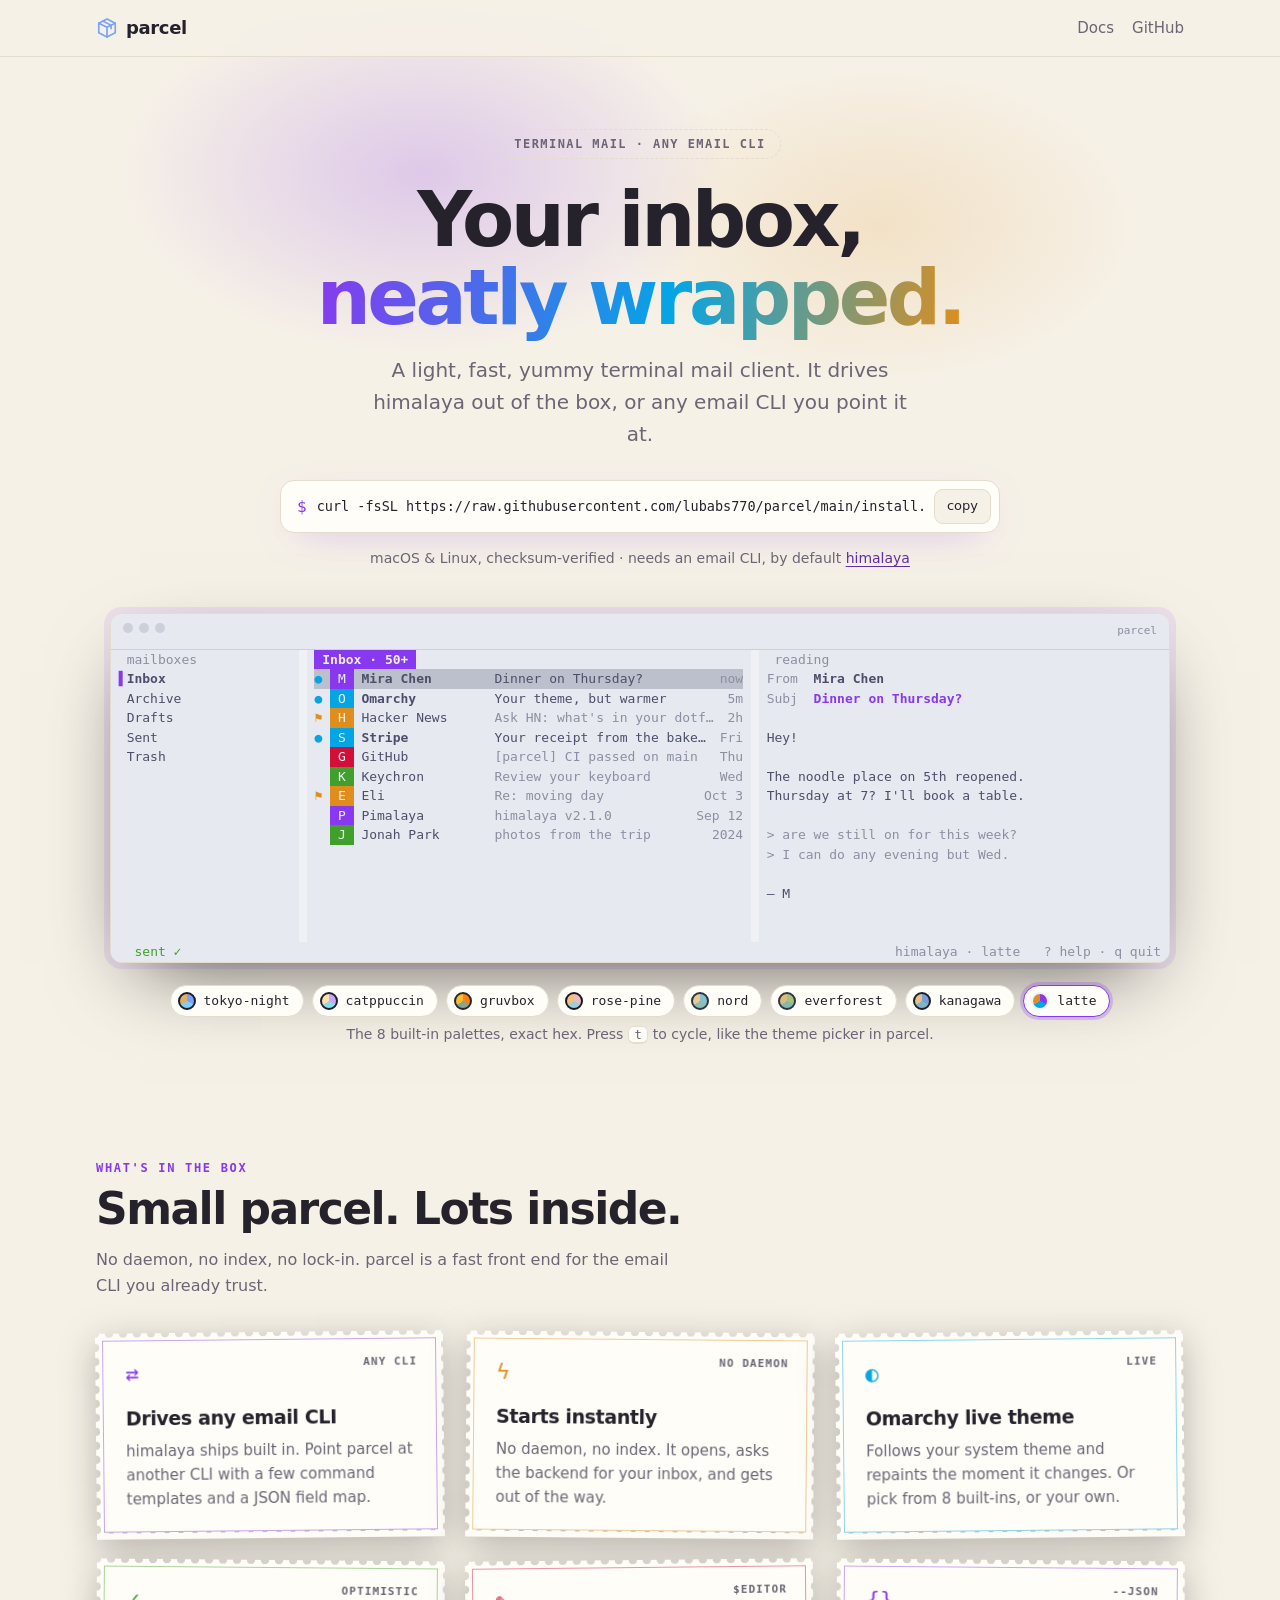
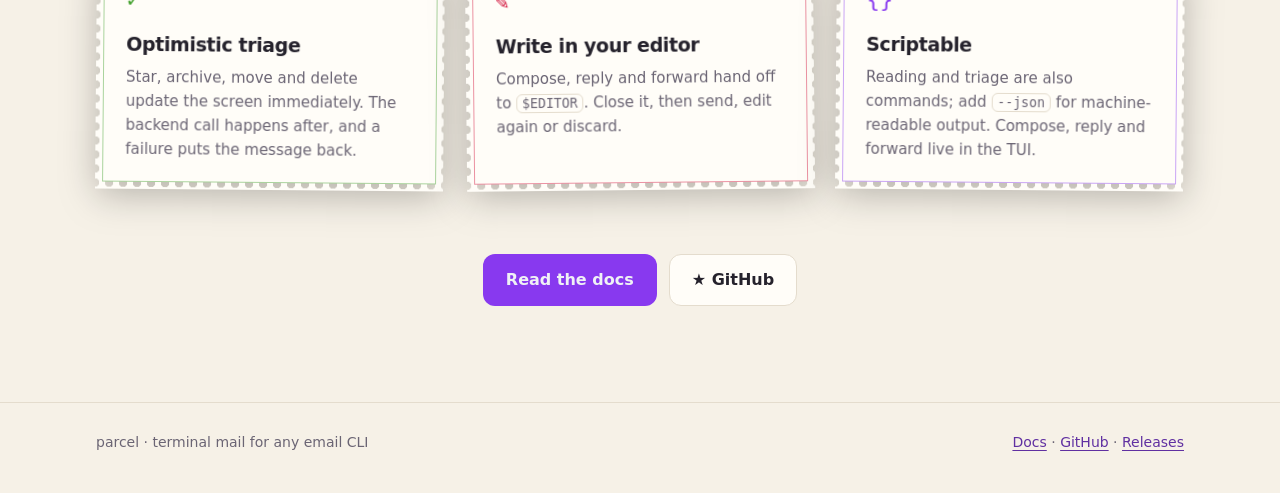
<file: site/index.html>
<!doctype html>
<html lang="en">
<head>
<meta charset="utf-8">
<meta name="viewport" content="width=device-width, initial-scale=1">
<title>parcel · terminal mail</title>
<meta name="description" content="A light, fast, yummy terminal mail client for any email CLI.">
<link rel="icon" href="favicon.svg" type="image/svg+xml">
<link rel="stylesheet" href="style.css">
</head>
<body>
<header class="top"><div class="wrap">
  <a class="brand" href="./"><img src="favicon.svg" alt="">parcel</a>
  <nav><a href="docs.html">Docs</a><a href="https://github.com/lubabs770/parcel">GitHub</a></nav>
</div></header>

<main class="wrap">
<section class="hero">
  <span class="tag">terminal mail · any email CLI</span>
  <h1>Your inbox, <em>neatly wrapped.</em></h1>
  <p class="lede">A light, fast, yummy terminal mail client. It drives himalaya out of the box, or any email CLI you point it at.</p>
  <div class="install">
    <span class="ps">$</span><code>curl -fsSL https://raw.githubusercontent.com/lubabs770/parcel/main/install.sh | sh</code>
    <button class="copy" type="button">copy</button>
  </div>
  <p class="needs">macOS &amp; Linux, checksum-verified · needs an email CLI, by default <a href="https://github.com/pimalaya/himalaya">himalaya</a></p>

  <div class="stage">
    <div class="term" role="img" aria-label="The parcel TUI: mailboxes, message list and reader side by side, with a status bar">
      <div class="chrome"><i></i><i></i><i></i><span>parcel</span></div>
      <div class="scroller">
        <div class="screen">
          <div class="pane mb">
            <span class="pt"> mailboxes </span>
            <div class="row"><b>▌</b><span class="cur">Inbox</span></div>
            <div class="row"> Archive</div>
            <div class="row"> Drafts</div>
            <div class="row"> Sent</div>
            <div class="row"> Trash</div>
          </div>
          <div class="pane ls focus">
            <span class="pt"> Inbox · 50+ </span>
            <div class="row new sel"><span class="mk u">●</span><span class="av c-accent">M</span><span class="fr">Mira Chen</span><span class="sj">Dinner on Thursday?</span><span class="dt">now</span></div>
            <div class="row new"><span class="mk u">●</span><span class="av c-unread">O</span><span class="fr">Omarchy</span><span class="sj">Your theme, but warmer</span><span class="dt">5m</span></div>
            <div class="row"><span class="mk f">⚑</span><span class="av c-flagged">H</span><span class="fr">Hacker News</span><span class="sj">Ask HN: what's in your dotfiles these days?</span><span class="dt">2h</span></div>
            <div class="row new"><span class="mk u">●</span><span class="av c-unread">S</span><span class="fr">Stripe</span><span class="sj">Your receipt from the bakery</span><span class="dt">Fri</span></div>
            <div class="row"><span class="mk"> </span><span class="av c-danger">G</span><span class="fr">GitHub</span><span class="sj">[parcel] CI passed on main</span><span class="dt">Thu</span></div>
            <div class="row"><span class="mk"> </span><span class="av c-ok">K</span><span class="fr">Keychron</span><span class="sj">Review your keyboard</span><span class="dt">Wed</span></div>
            <div class="row"><span class="mk f">⚑</span><span class="av c-flagged">E</span><span class="fr">Eli</span><span class="sj">Re: moving day</span><span class="dt">Oct 3</span></div>
            <div class="row"><span class="mk"> </span><span class="av c-accent">P</span><span class="fr">Pimalaya</span><span class="sj">himalaya v2.1.0</span><span class="dt">Sep 12</span></div>
            <div class="row"><span class="mk"> </span><span class="av c-ok">J</span><span class="fr">Jonah Park</span><span class="sj">photos from the trip</span><span class="dt">2024</span></div>
          </div>
          <div class="pane rd"><span class="pt"> reading </span><span class="k">From  </span><b>Mira Chen</b>
<span class="k">Subj  </span><span class="s">Dinner on Thursday?</span>

Hey!

The noodle place on 5th reopened.
Thursday at 7? I'll book a table.

<span class="q">&gt; are we still on for this week?</span>
<span class="q">&gt; I can do any evening but Wed.</span>

— M</div>
        </div>
        <div class="status"><span>   <span class="okm">sent ✓</span></span><span class="r">himalaya · <span id="tn">tokyo-night</span>   ? help · q quit </span></div>
      </div>
    </div>
    <div class="chips" role="group" aria-label="Theme">
      <button type="button" data-pick="tokyo-night" data-t="tokyo-night" aria-pressed="true"><i></i>tokyo-night</button>
      <button type="button" data-pick="catppuccin" data-t="catppuccin" aria-pressed="false"><i></i>catppuccin</button>
      <button type="button" data-pick="gruvbox" data-t="gruvbox" aria-pressed="false"><i></i>gruvbox</button>
      <button type="button" data-pick="rose-pine" data-t="rose-pine" aria-pressed="false"><i></i>rose-pine</button>
      <button type="button" data-pick="nord" data-t="nord" aria-pressed="false"><i></i>nord</button>
      <button type="button" data-pick="everforest" data-t="everforest" aria-pressed="false"><i></i>everforest</button>
      <button type="button" data-pick="kanagawa" data-t="kanagawa" aria-pressed="false"><i></i>kanagawa</button>
      <button type="button" data-pick="latte" data-t="latte" aria-pressed="false"><i></i>latte</button>
    </div>
    <p class="hint">The 8 built-in palettes, exact hex. Press <kbd>t</kbd> to cycle, like the theme picker in parcel.</p>
  </div>
</section>

<section class="section">
  <div class="eyebrow">What's in the box</div>
  <h2>Small parcel. Lots inside.</h2>
  <p class="intro">No daemon, no index, no lock-in. parcel is a fast front end for the email CLI you already trust.</p>
  <div class="stamps">
    <article class="stamp" style="--c:var(--accent)"><div><span class="ic">⇄</span><span class="val">ANY CLI</span>
      <h3>Drives any email CLI</h3><p>himalaya ships built in. Point parcel at another CLI with a few command templates and a JSON field map.</p></div></article>
    <article class="stamp" style="--c:var(--flagged)"><div><span class="ic">ϟ</span><span class="val">NO DAEMON</span>
      <h3>Starts instantly</h3><p>No daemon, no index. It opens, asks the backend for your inbox, and gets out of the way.</p></div></article>
    <article class="stamp" style="--c:var(--unread)"><div><span class="ic">◐</span><span class="val">LIVE</span>
      <h3>Omarchy live theme</h3><p>Follows your system theme and repaints the moment it changes. Or pick from 8 built-ins, or your own.</p></div></article>
    <article class="stamp" style="--c:var(--ok)"><div><span class="ic">✓</span><span class="val">OPTIMISTIC</span>
      <h3>Optimistic triage</h3><p>Star, archive, move and delete update the screen immediately. The backend call happens after, and a failure puts the message back.</p></div></article>
    <article class="stamp" style="--c:var(--danger)"><div><span class="ic">✎</span><span class="val">$EDITOR</span>
      <h3>Write in your editor</h3><p>Compose, reply and forward hand off to <code>$EDITOR</code>. Close it, then send, edit again or discard.</p></div></article>
    <article class="stamp" style="--c:var(--accent)"><div><span class="ic">{}</span><span class="val">--JSON</span>
      <h3>Scriptable</h3><p>Reading and triage are also commands; add <code>--json</code> for machine-readable output. Compose, reply and forward live in the TUI.</p></div></article>
  </div>
  <div class="cta">
    <a class="btn go" href="docs.html">Read the docs</a>
    <a class="btn" href="https://github.com/lubabs770/parcel">★ GitHub</a>
  </div>
</section>
</main>

<footer><div class="wrap"><span>parcel · terminal mail for any email CLI</span><span><a href="docs.html">Docs</a> · <a href="https://github.com/lubabs770/parcel">GitHub</a> · <a href="https://github.com/lubabs770/parcel/releases">Releases</a></span></div></footer>
<script src="app.js"></script>
</body>
</html>
</file>
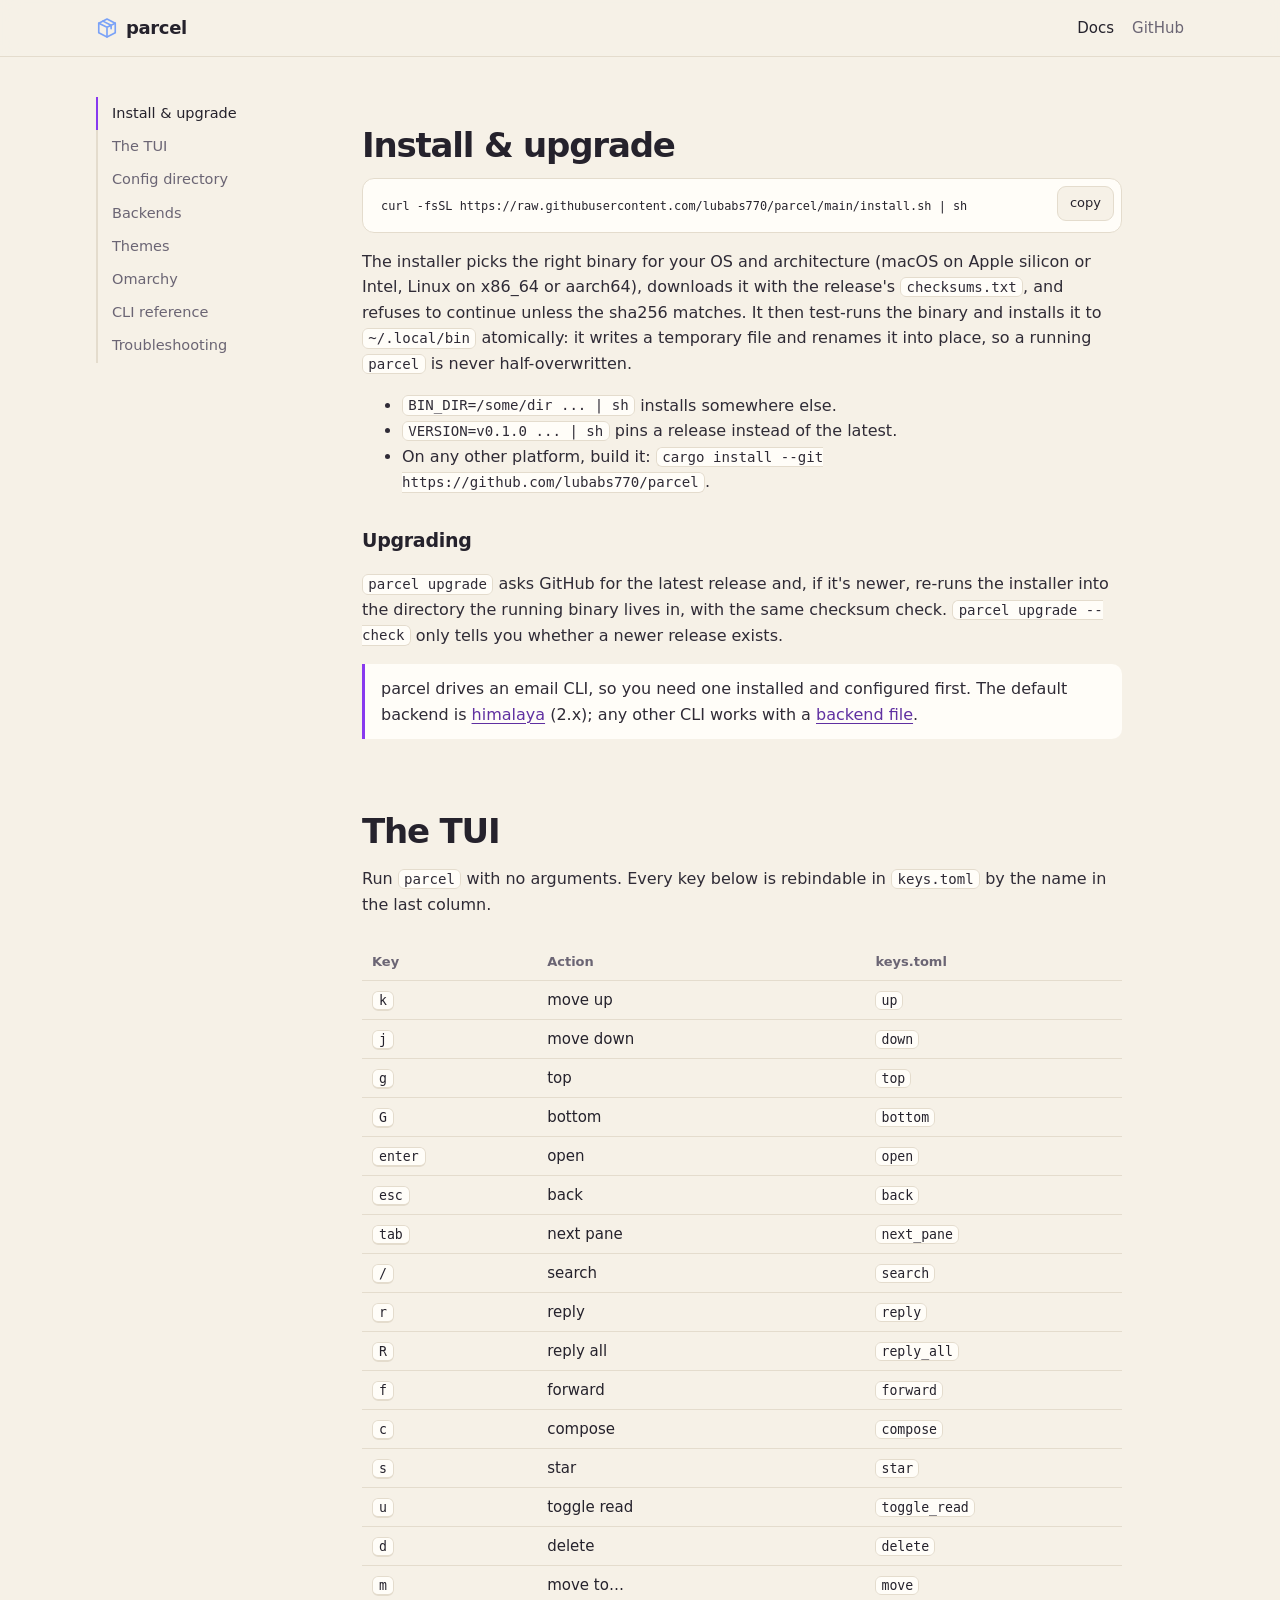
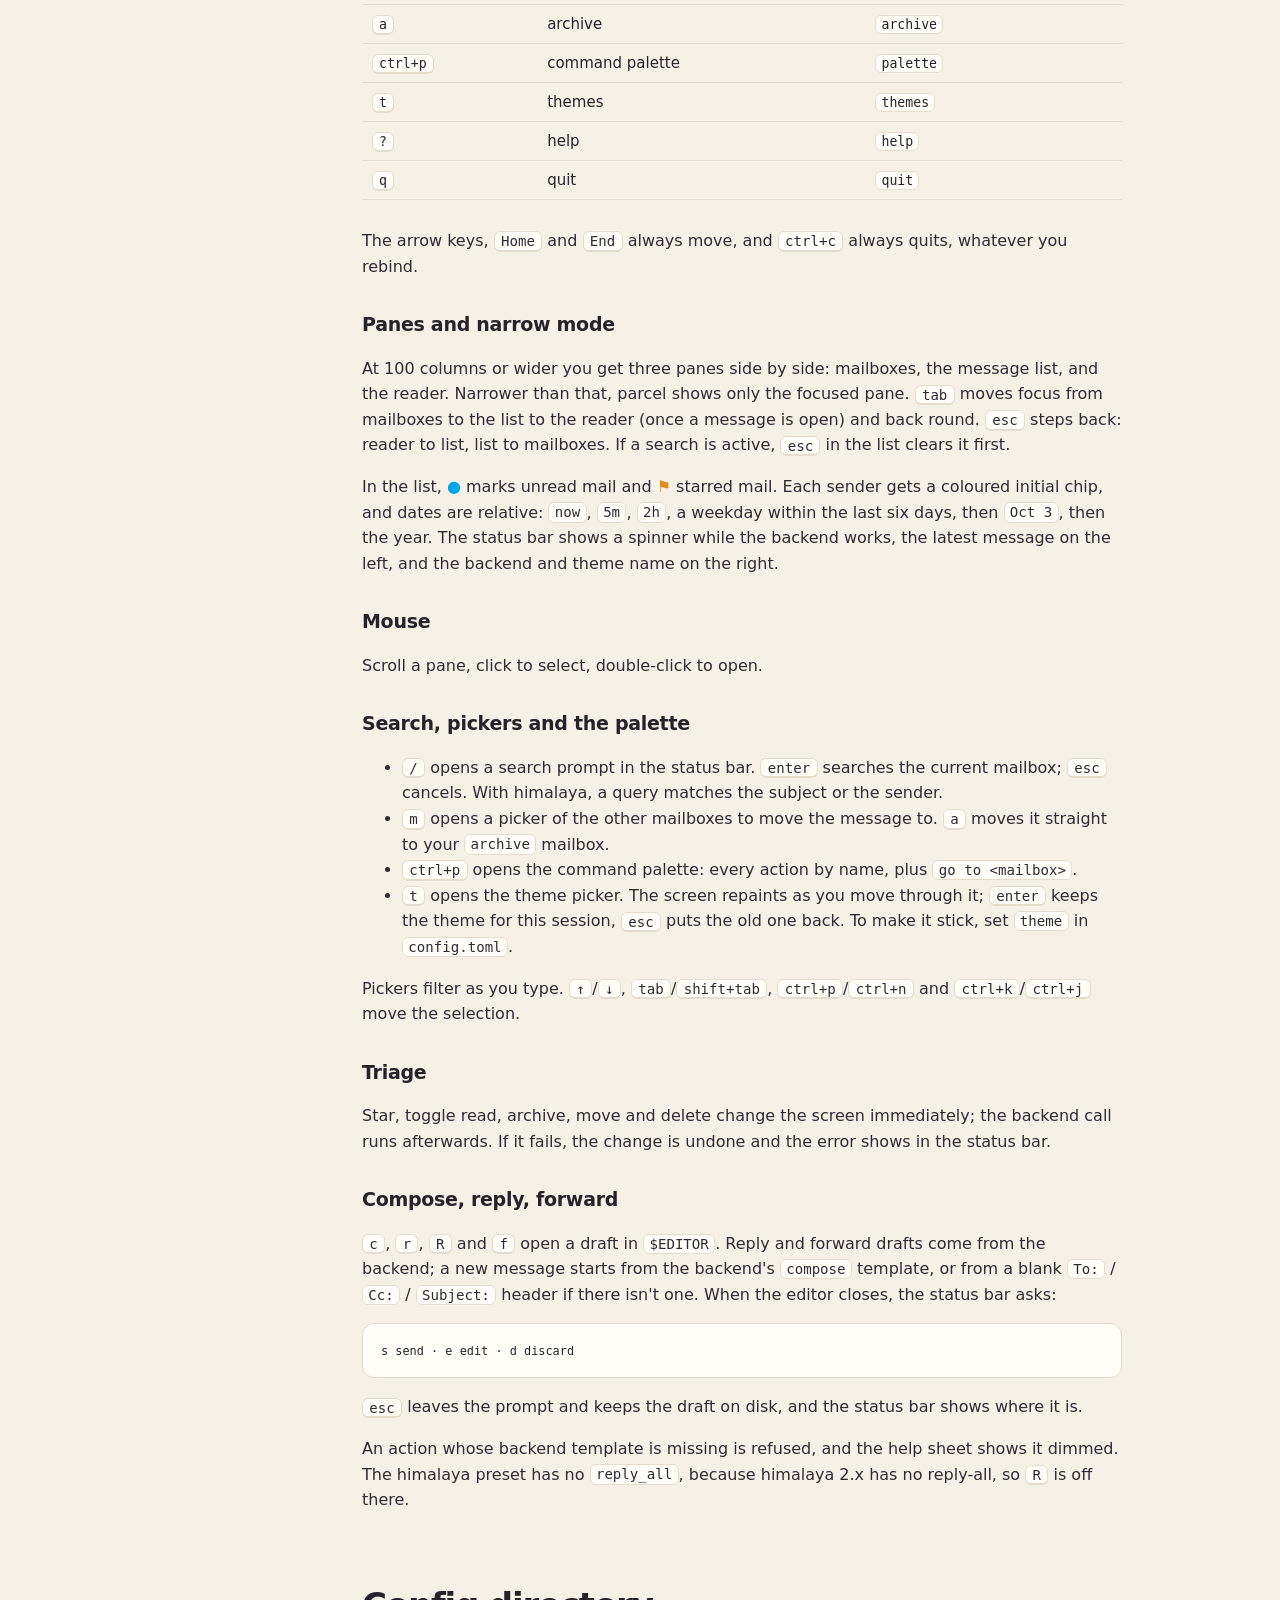
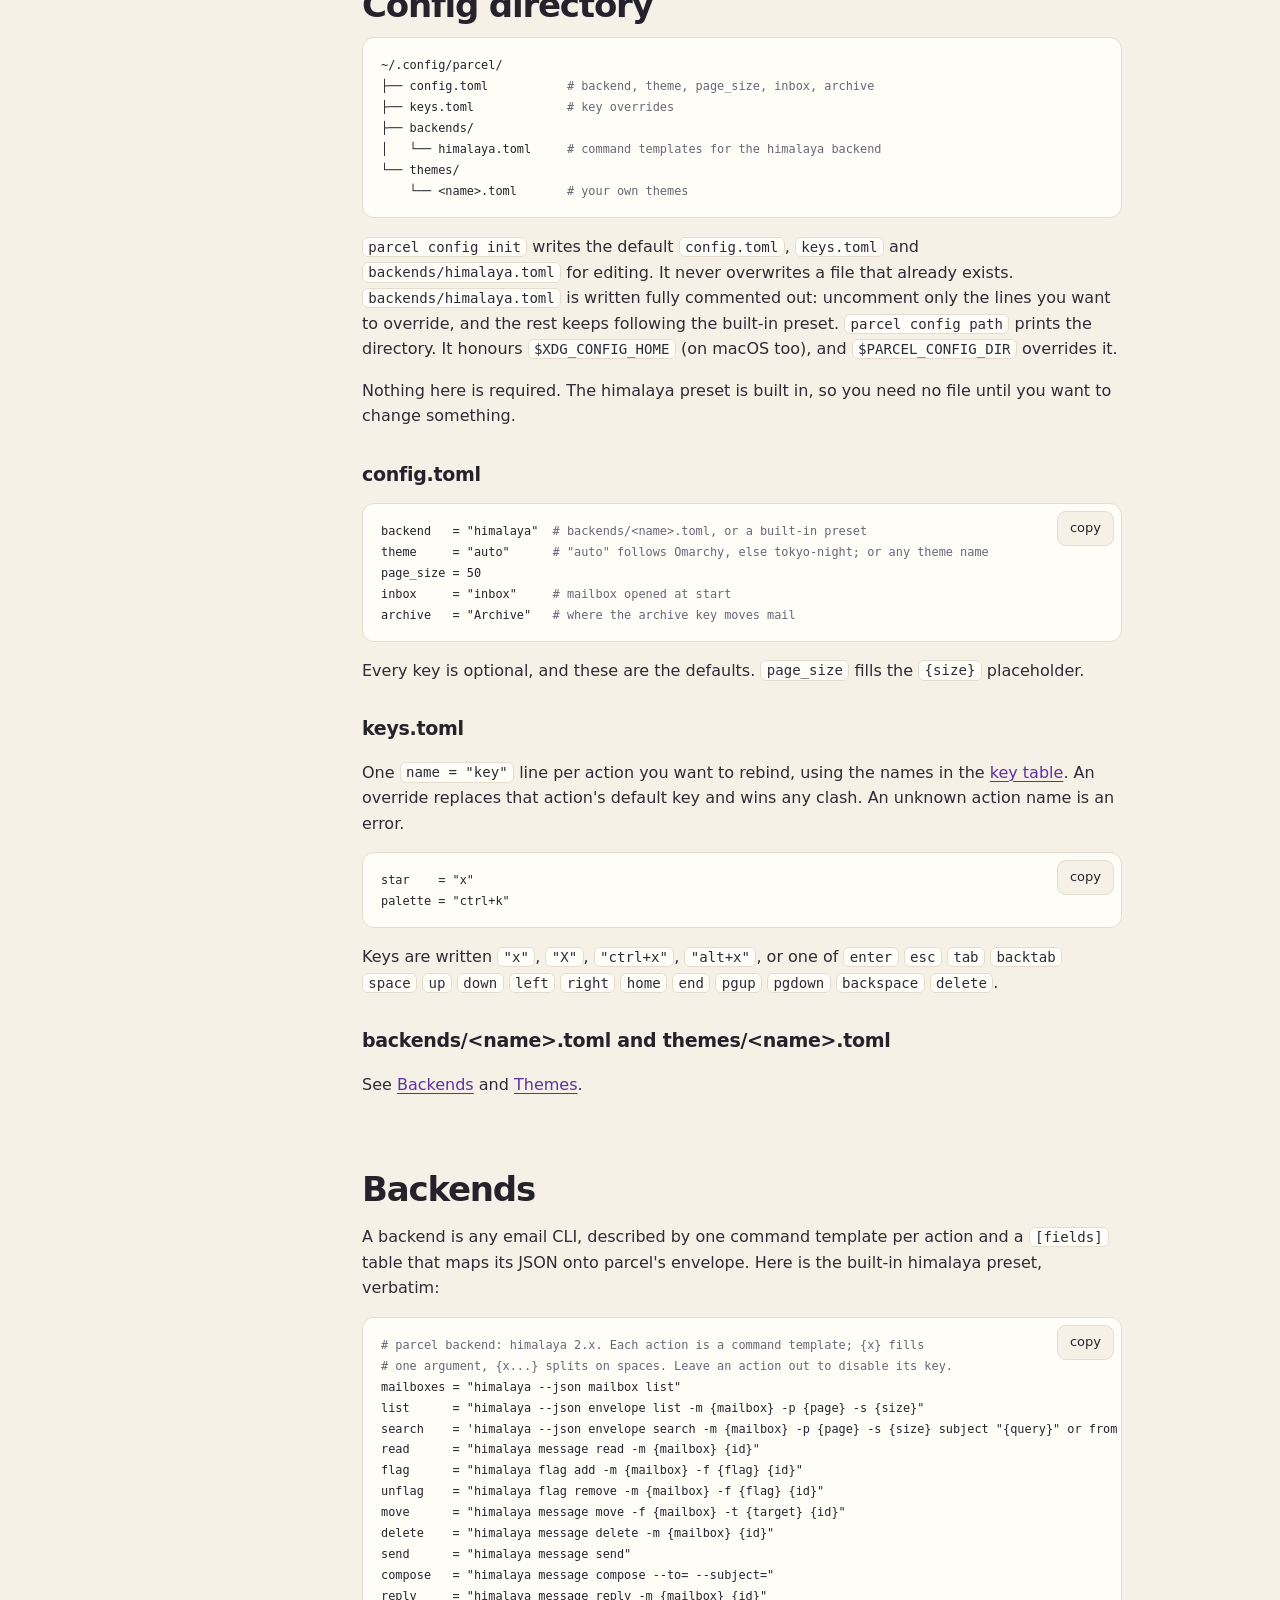
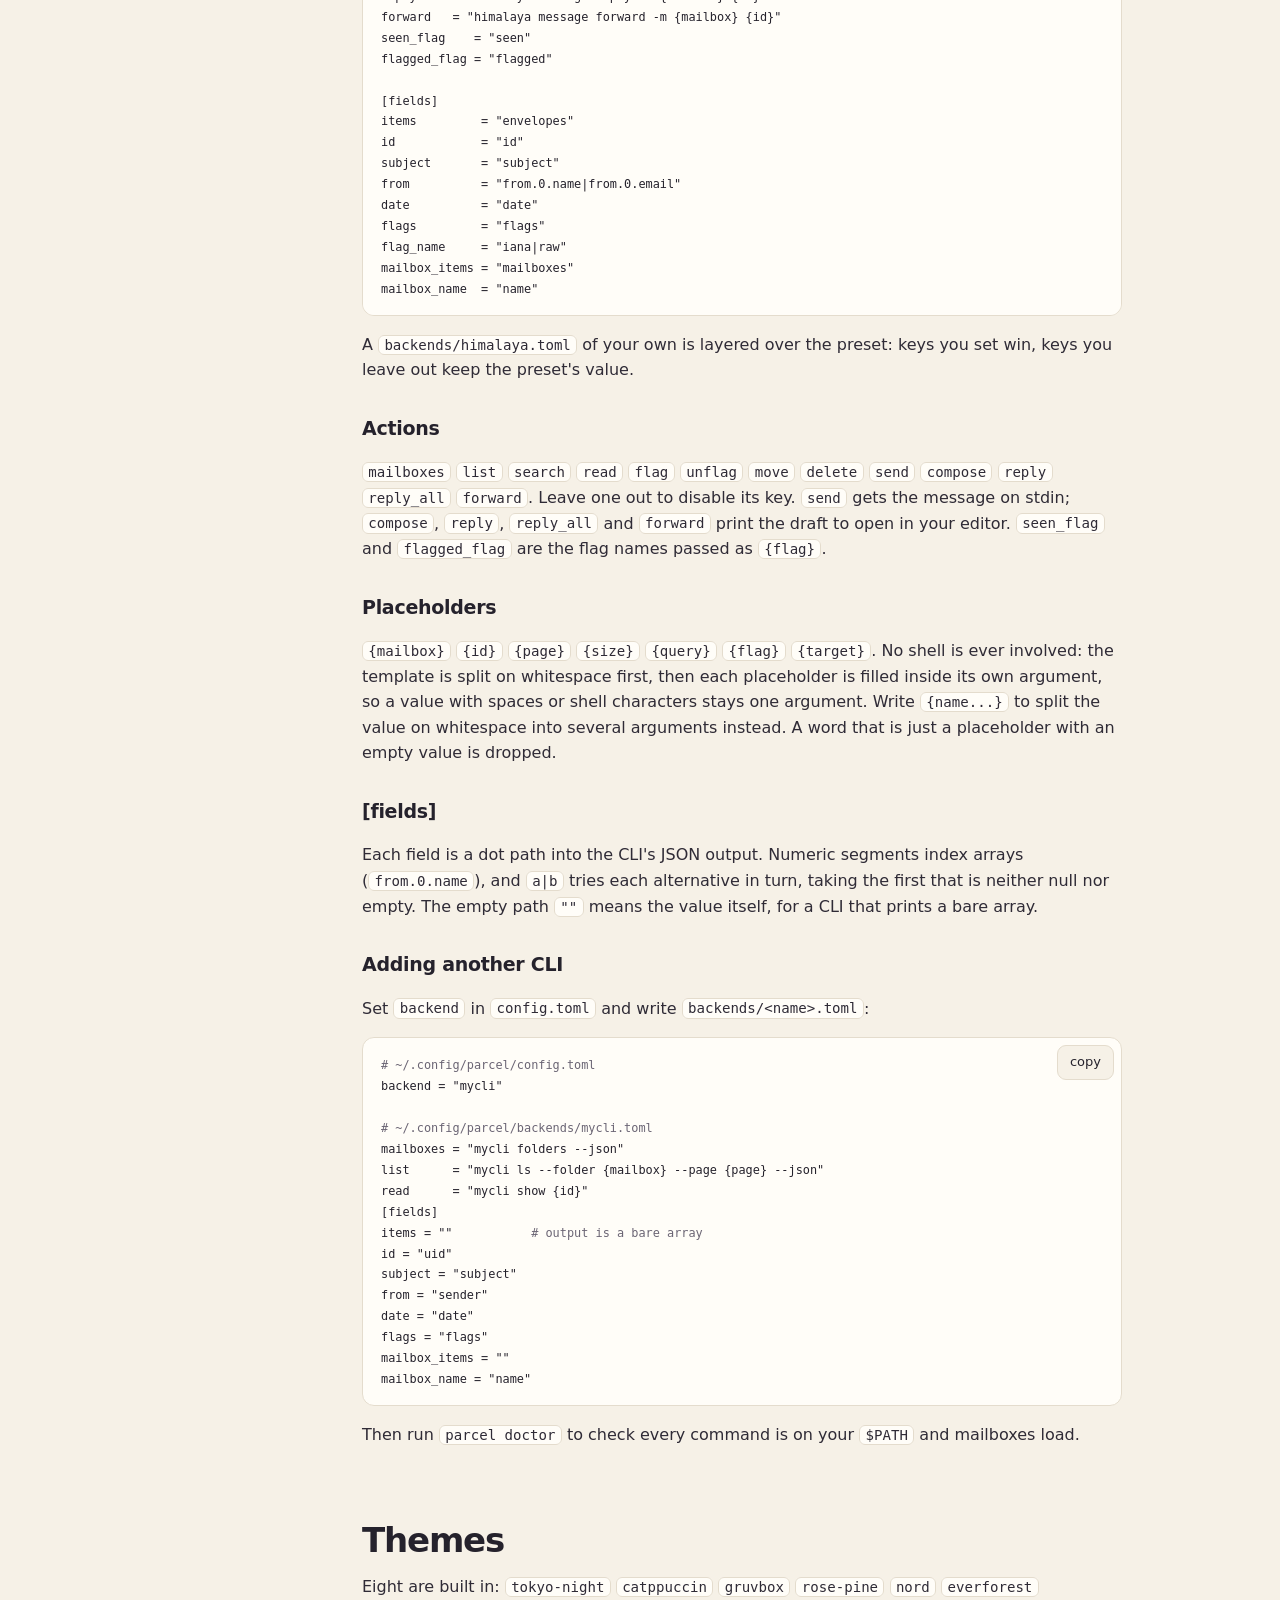
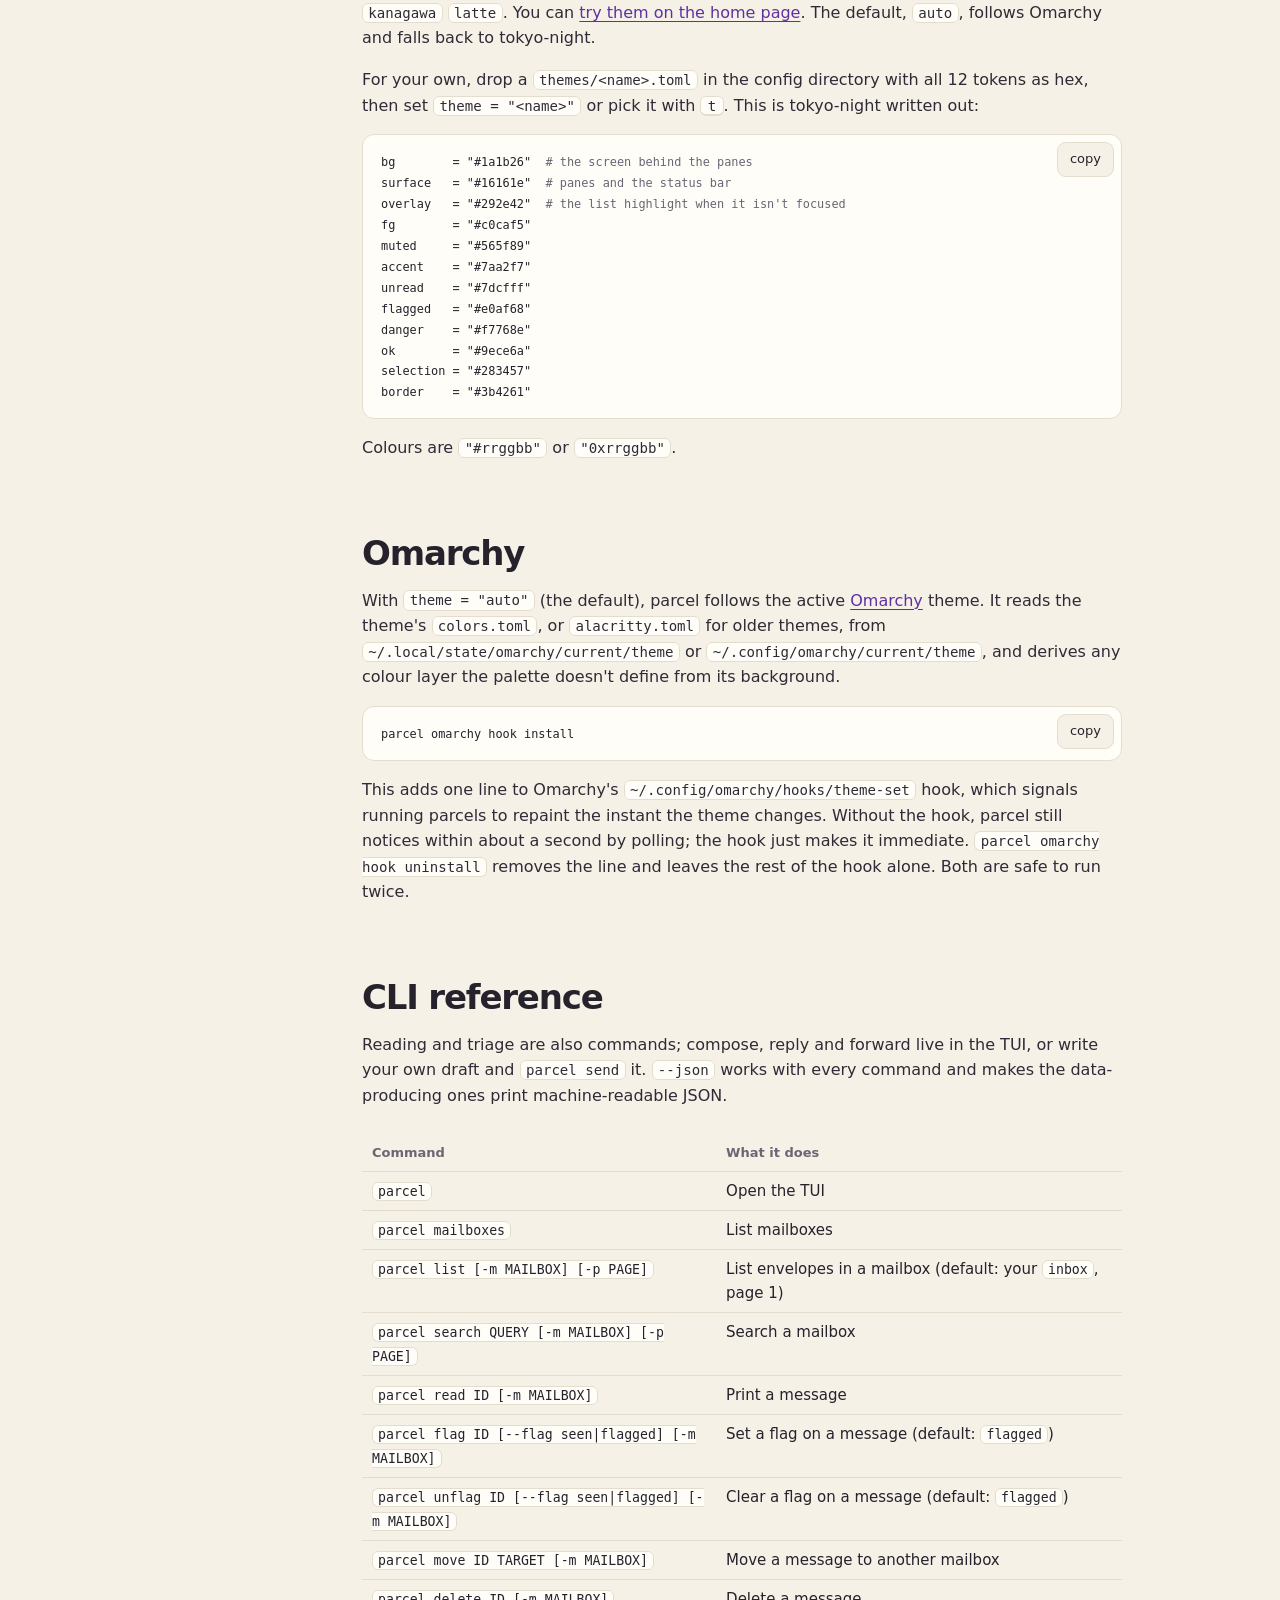
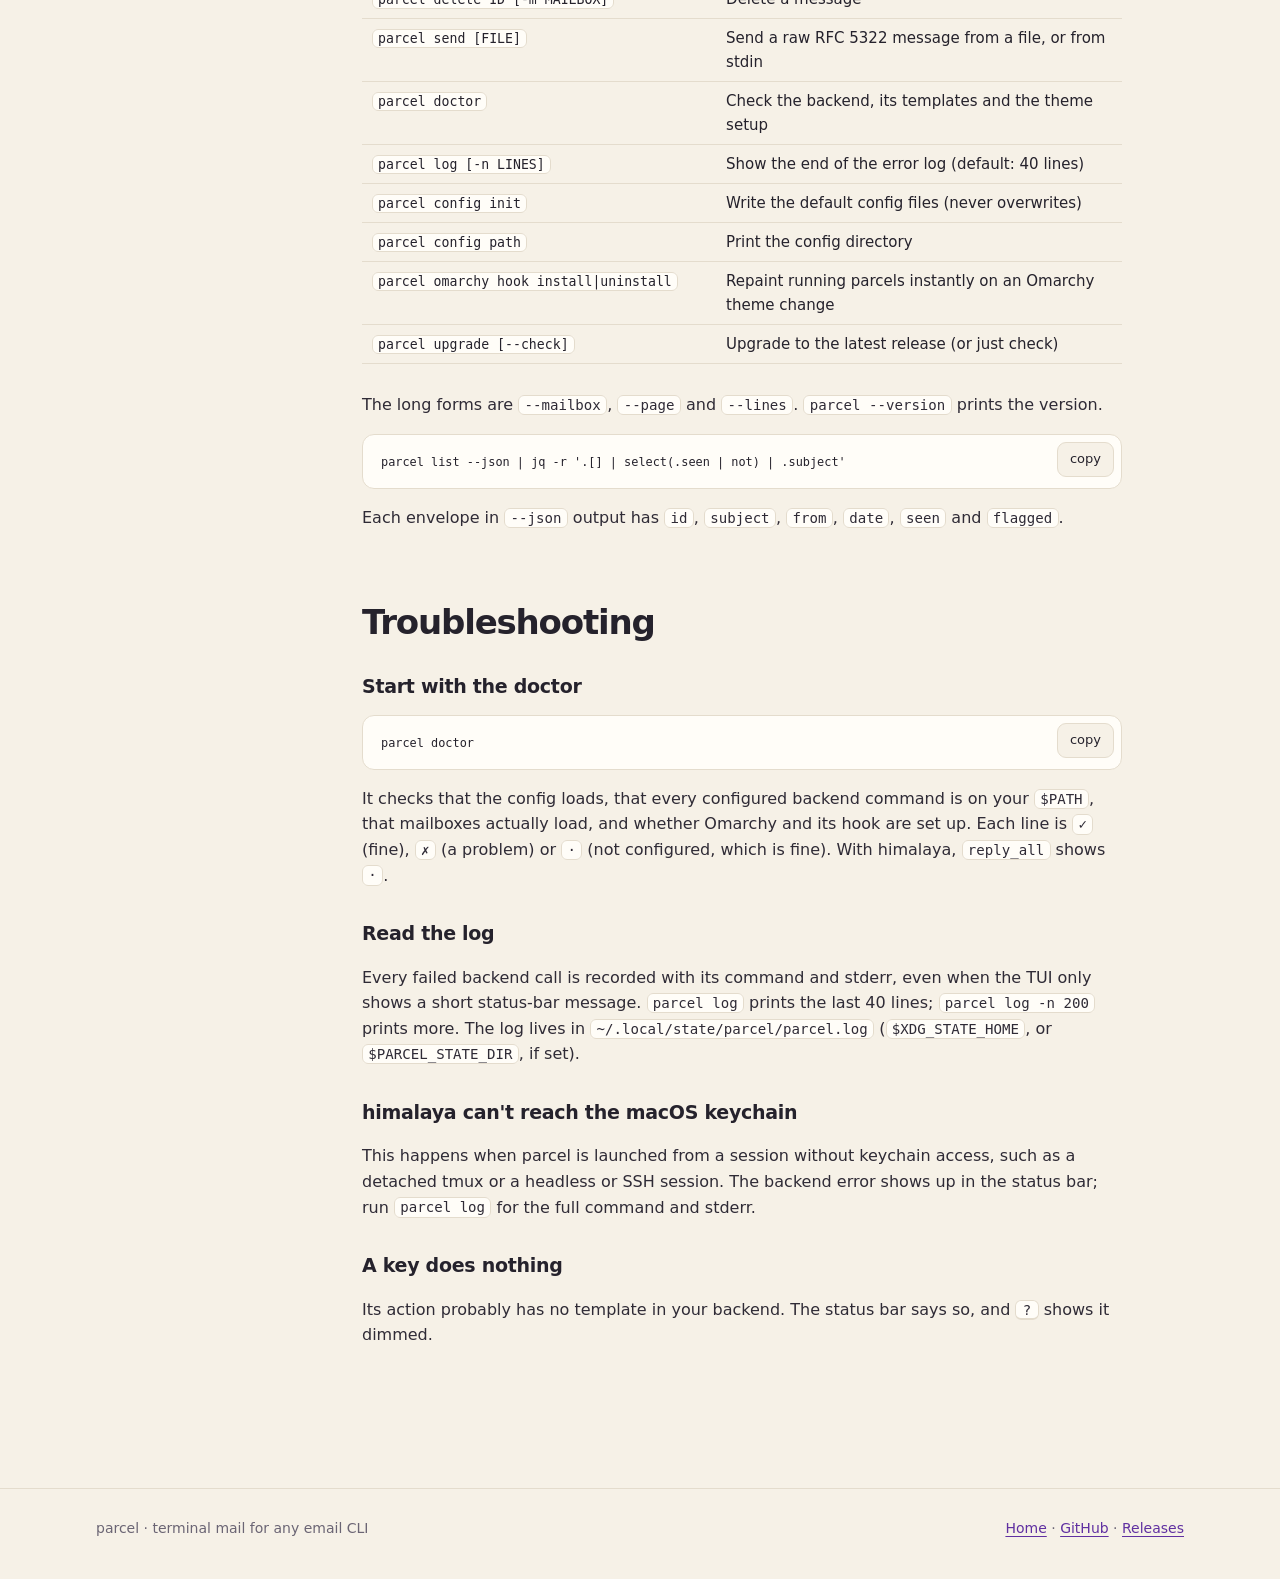
<file: site/docs.html>
<!doctype html>
<html lang="en">
<head>
<meta charset="utf-8">
<meta name="viewport" content="width=device-width, initial-scale=1">
<title>parcel docs</title>
<meta name="description" content="Install, keys, config, backends, themes, Omarchy and the CLI for parcel, the terminal mail client.">
<link rel="icon" href="favicon.svg" type="image/svg+xml">
<link rel="stylesheet" href="style.css">
</head>
<body>
<header class="top"><div class="wrap">
  <a class="brand" href="./"><img src="favicon.svg" alt="">parcel</a>
  <nav><a href="docs.html" aria-current="page">Docs</a><a href="https://github.com/lubabs770/parcel">GitHub</a></nav>
</div></header>

<div class="wrap docs">
<nav class="toc" aria-label="On this page">
  <a href="#install">Install &amp; upgrade</a>
  <a href="#tui">The TUI</a>
  <a href="#config">Config directory</a>
  <a href="#backends">Backends</a>
  <a href="#themes">Themes</a>
  <a href="#omarchy">Omarchy</a>
  <a href="#cli">CLI reference</a>
  <a href="#troubleshooting">Troubleshooting</a>
</nav>

<main class="doc">
<section id="install">
  <h2><a href="#install">Install &amp; upgrade</a></h2>
  <div class="code"><pre><code>curl -fsSL https://raw.githubusercontent.com/lubabs770/parcel/main/install.sh | sh</code></pre><button class="copy" type="button">copy</button></div>
  <p>The installer picks the right binary for your OS and architecture (macOS on Apple silicon or Intel, Linux on x86_64 or aarch64), downloads it with the release's <code>checksums.txt</code>, and refuses to continue unless the sha256 matches. It then test-runs the binary and installs it to <code>~/.local/bin</code> atomically: it writes a temporary file and renames it into place, so a running <code>parcel</code> is never half-overwritten.</p>
  <ul>
    <li><code>BIN_DIR=/some/dir ... | sh</code> installs somewhere else.</li>
    <li><code>VERSION=v0.1.0 ... | sh</code> pins a release instead of the latest.</li>
    <li>On any other platform, build it: <code>cargo install --git https://github.com/lubabs770/parcel</code>.</li>
  </ul>
  <h3>Upgrading</h3>
  <p><code>parcel upgrade</code> asks GitHub for the latest release and, if it's newer, re-runs the installer into the directory the running binary lives in, with the same checksum check. <code>parcel upgrade --check</code> only tells you whether a newer release exists.</p>
  <div class="note"><p>parcel drives an email CLI, so you need one installed and configured first. The default backend is <a href="https://github.com/pimalaya/himalaya">himalaya</a> (2.x); any other CLI works with a <a href="#backends">backend file</a>.</p></div>
</section>

<section id="tui">
  <h2><a href="#tui">The TUI</a></h2>
  <p>Run <code>parcel</code> with no arguments. Every key below is rebindable in <code>keys.toml</code> by the name in the last column.</p>
  <div class="tablewrap"><table>
    <thead><tr><th>Key</th><th>Action</th><th>keys.toml</th></tr></thead>
    <tbody>
      <tr><td><kbd>k</kbd></td><td>move up</td><td><code>up</code></td></tr>
      <tr><td><kbd>j</kbd></td><td>move down</td><td><code>down</code></td></tr>
      <tr><td><kbd>g</kbd></td><td>top</td><td><code>top</code></td></tr>
      <tr><td><kbd>G</kbd></td><td>bottom</td><td><code>bottom</code></td></tr>
      <tr><td><kbd>enter</kbd></td><td>open</td><td><code>open</code></td></tr>
      <tr><td><kbd>esc</kbd></td><td>back</td><td><code>back</code></td></tr>
      <tr><td><kbd>tab</kbd></td><td>next pane</td><td><code>next_pane</code></td></tr>
      <tr><td><kbd>/</kbd></td><td>search</td><td><code>search</code></td></tr>
      <tr><td><kbd>r</kbd></td><td>reply</td><td><code>reply</code></td></tr>
      <tr><td><kbd>R</kbd></td><td>reply all</td><td><code>reply_all</code></td></tr>
      <tr><td><kbd>f</kbd></td><td>forward</td><td><code>forward</code></td></tr>
      <tr><td><kbd>c</kbd></td><td>compose</td><td><code>compose</code></td></tr>
      <tr><td><kbd>s</kbd></td><td>star</td><td><code>star</code></td></tr>
      <tr><td><kbd>u</kbd></td><td>toggle read</td><td><code>toggle_read</code></td></tr>
      <tr><td><kbd>d</kbd></td><td>delete</td><td><code>delete</code></td></tr>
      <tr><td><kbd>m</kbd></td><td>move to…</td><td><code>move</code></td></tr>
      <tr><td><kbd>a</kbd></td><td>archive</td><td><code>archive</code></td></tr>
      <tr><td><kbd>ctrl+p</kbd></td><td>command palette</td><td><code>palette</code></td></tr>
      <tr><td><kbd>t</kbd></td><td>themes</td><td><code>themes</code></td></tr>
      <tr><td><kbd>?</kbd></td><td>help</td><td><code>help</code></td></tr>
      <tr><td><kbd>q</kbd></td><td>quit</td><td><code>quit</code></td></tr>
    </tbody>
  </table></div>
  <p>The arrow keys, <kbd>Home</kbd> and <kbd>End</kbd> always move, and <kbd>ctrl+c</kbd> always quits, whatever you rebind.</p>

  <h3>Panes and narrow mode</h3>
  <p>At 100 columns or wider you get three panes side by side: mailboxes, the message list, and the reader. Narrower than that, parcel shows only the focused pane. <kbd>tab</kbd> moves focus from mailboxes to the list to the reader (once a message is open) and back round. <kbd>esc</kbd> steps back: reader to list, list to mailboxes. If a search is active, <kbd>esc</kbd> in the list clears it first.</p>
  <p>In the list, <span style="color:var(--unread)">●</span> marks unread mail and <span style="color:var(--flagged)">⚑</span> starred mail. Each sender gets a coloured initial chip, and dates are relative: <code>now</code>, <code>5m</code>, <code>2h</code>, a weekday within the last six days, then <code>Oct 3</code>, then the year. The status bar shows a spinner while the backend works, the latest message on the left, and the backend and theme name on the right.</p>

  <h3>Mouse</h3>
  <p>Scroll a pane, click to select, double-click to open.</p>

  <h3>Search, pickers and the palette</h3>
  <ul>
    <li><kbd>/</kbd> opens a search prompt in the status bar. <kbd>enter</kbd> searches the current mailbox; <kbd>esc</kbd> cancels. With himalaya, a query matches the subject or the sender.</li>
    <li><kbd>m</kbd> opens a picker of the other mailboxes to move the message to. <kbd>a</kbd> moves it straight to your <code>archive</code> mailbox.</li>
    <li><kbd>ctrl+p</kbd> opens the command palette: every action by name, plus <code>go to &lt;mailbox&gt;</code>.</li>
    <li><kbd>t</kbd> opens the theme picker. The screen repaints as you move through it; <kbd>enter</kbd> keeps the theme for this session, <kbd>esc</kbd> puts the old one back. To make it stick, set <code>theme</code> in <code>config.toml</code>.</li>
  </ul>
  <p>Pickers filter as you type. <kbd>↑</kbd>/<kbd>↓</kbd>, <kbd>tab</kbd>/<kbd>shift+tab</kbd>, <kbd>ctrl+p</kbd>/<kbd>ctrl+n</kbd> and <kbd>ctrl+k</kbd>/<kbd>ctrl+j</kbd> move the selection.</p>

  <h3>Triage</h3>
  <p>Star, toggle read, archive, move and delete change the screen immediately; the backend call runs afterwards. If it fails, the change is undone and the error shows in the status bar.</p>

  <h3>Compose, reply, forward</h3>
  <p><kbd>c</kbd>, <kbd>r</kbd>, <kbd>R</kbd> and <kbd>f</kbd> open a draft in <code>$EDITOR</code>. Reply and forward drafts come from the backend; a new message starts from the backend's <code>compose</code> template, or from a blank <code>To:</code> / <code>Cc:</code> / <code>Subject:</code> header if there isn't one. When the editor closes, the status bar asks:</p>
  <pre><code>s send · e edit · d discard</code></pre>
  <p><kbd>esc</kbd> leaves the prompt and keeps the draft on disk, and the status bar shows where it is.</p>
  <p>An action whose backend template is missing is refused, and the help sheet shows it dimmed. The himalaya preset has no <code>reply_all</code>, because himalaya 2.x has no reply-all, so <kbd>R</kbd> is off there.</p>
</section>

<section id="config">
  <h2><a href="#config">Config directory</a></h2>
<pre><code>~/.config/parcel/
├── config.toml           <span class="c"># backend, theme, page_size, inbox, archive</span>
├── keys.toml             <span class="c"># key overrides</span>
├── backends/
│   └── himalaya.toml     <span class="c"># command templates for the himalaya backend</span>
└── themes/
    └── &lt;name&gt;.toml       <span class="c"># your own themes</span></code></pre>
  <p><code>parcel config init</code> writes the default <code>config.toml</code>, <code>keys.toml</code> and <code>backends/himalaya.toml</code> for editing. It never overwrites a file that already exists. <code>backends/himalaya.toml</code> is written fully commented out: uncomment only the lines you want to override, and the rest keeps following the built-in preset. <code>parcel config path</code> prints the directory. It honours <code>$XDG_CONFIG_HOME</code> (on macOS too), and <code>$PARCEL_CONFIG_DIR</code> overrides it.</p>
  <p>Nothing here is required. The himalaya preset is built in, so you need no file until you want to change something.</p>

  <h3>config.toml</h3>
  <div class="code"><pre><code>backend   = "himalaya"  <span class="c"># backends/&lt;name&gt;.toml, or a built-in preset</span>
theme     = "auto"      <span class="c"># "auto" follows Omarchy, else tokyo-night; or any theme name</span>
page_size = 50
inbox     = "inbox"     <span class="c"># mailbox opened at start</span>
archive   = "Archive"   <span class="c"># where the archive key moves mail</span></code></pre><button class="copy" type="button">copy</button></div>
  <p>Every key is optional, and these are the defaults. <code>page_size</code> fills the <code>{size}</code> placeholder.</p>

  <h3>keys.toml</h3>
  <p>One <code>name = "key"</code> line per action you want to rebind, using the names in the <a href="#tui">key table</a>. An override replaces that action's default key and wins any clash. An unknown action name is an error.</p>
  <div class="code"><pre><code>star    = "x"
palette = "ctrl+k"</code></pre><button class="copy" type="button">copy</button></div>
  <p>Keys are written <code>"x"</code>, <code>"X"</code>, <code>"ctrl+x"</code>, <code>"alt+x"</code>, or one of <code>enter</code> <code>esc</code> <code>tab</code> <code>backtab</code> <code>space</code> <code>up</code> <code>down</code> <code>left</code> <code>right</code> <code>home</code> <code>end</code> <code>pgup</code> <code>pgdown</code> <code>backspace</code> <code>delete</code>.</p>

  <h3>backends/&lt;name&gt;.toml and themes/&lt;name&gt;.toml</h3>
  <p>See <a href="#backends">Backends</a> and <a href="#themes">Themes</a>.</p>
</section>

<section id="backends">
  <h2><a href="#backends">Backends</a></h2>
  <p>A backend is any email CLI, described by one command template per action and a <code>[fields]</code> table that maps its JSON onto parcel's envelope. Here is the built-in himalaya preset, verbatim:</p>
  <div class="code"><pre><code><span class="c"># parcel backend: himalaya 2.x. Each action is a command template; {x} fills
# one argument, {x...} splits on spaces. Leave an action out to disable its key.</span>
mailboxes = "himalaya --json mailbox list"
list      = "himalaya --json envelope list -m {mailbox} -p {page} -s {size}"
search    = 'himalaya --json envelope search -m {mailbox} -p {page} -s {size} subject "{query}" or from "{query}"'
read      = "himalaya message read -m {mailbox} {id}"
flag      = "himalaya flag add -m {mailbox} -f {flag} {id}"
unflag    = "himalaya flag remove -m {mailbox} -f {flag} {id}"
move      = "himalaya message move -f {mailbox} -t {target} {id}"
delete    = "himalaya message delete -m {mailbox} {id}"
send      = "himalaya message send"
compose   = "himalaya message compose --to= --subject="
reply     = "himalaya message reply -m {mailbox} {id}"
forward   = "himalaya message forward -m {mailbox} {id}"
seen_flag    = "seen"
flagged_flag = "flagged"

[fields]
items         = "envelopes"
id            = "id"
subject       = "subject"
from          = "from.0.name|from.0.email"
date          = "date"
flags         = "flags"
flag_name     = "iana|raw"
mailbox_items = "mailboxes"
mailbox_name  = "name"</code></pre><button class="copy" type="button">copy</button></div>
  <p>A <code>backends/himalaya.toml</code> of your own is layered over the preset: keys you set win, keys you leave out keep the preset's value.</p>

  <h3>Actions</h3>
  <p><code>mailboxes</code> <code>list</code> <code>search</code> <code>read</code> <code>flag</code> <code>unflag</code> <code>move</code> <code>delete</code> <code>send</code> <code>compose</code> <code>reply</code> <code>reply_all</code> <code>forward</code>. Leave one out to disable its key. <code>send</code> gets the message on stdin; <code>compose</code>, <code>reply</code>, <code>reply_all</code> and <code>forward</code> print the draft to open in your editor. <code>seen_flag</code> and <code>flagged_flag</code> are the flag names passed as <code>{flag}</code>.</p>

  <h3>Placeholders</h3>
  <p><code>{mailbox}</code> <code>{id}</code> <code>{page}</code> <code>{size}</code> <code>{query}</code> <code>{flag}</code> <code>{target}</code>. No shell is ever involved: the template is split on whitespace first, then each placeholder is filled inside its own argument, so a value with spaces or shell characters stays one argument. Write <code>{name...}</code> to split the value on whitespace into several arguments instead. A word that is just a placeholder with an empty value is dropped.</p>

  <h3>[fields]</h3>
  <p>Each field is a dot path into the CLI's JSON output. Numeric segments index arrays (<code>from.0.name</code>), and <code>a|b</code> tries each alternative in turn, taking the first that is neither null nor empty. The empty path <code>""</code> means the value itself, for a CLI that prints a bare array.</p>

  <h3>Adding another CLI</h3>
  <p>Set <code>backend</code> in <code>config.toml</code> and write <code>backends/&lt;name&gt;.toml</code>:</p>
  <div class="code"><pre><code><span class="c"># ~/.config/parcel/config.toml</span>
backend = "mycli"

<span class="c"># ~/.config/parcel/backends/mycli.toml</span>
mailboxes = "mycli folders --json"
list      = "mycli ls --folder {mailbox} --page {page} --json"
read      = "mycli show {id}"
[fields]
items = ""           <span class="c"># output is a bare array</span>
id = "uid"
subject = "subject"
from = "sender"
date = "date"
flags = "flags"
mailbox_items = ""
mailbox_name = "name"</code></pre><button class="copy" type="button">copy</button></div>
  <p>Then run <code>parcel doctor</code> to check every command is on your <code>$PATH</code> and mailboxes load.</p>
</section>

<section id="themes">
  <h2><a href="#themes">Themes</a></h2>
  <p>Eight are built in: <code>tokyo-night</code> <code>catppuccin</code> <code>gruvbox</code> <code>rose-pine</code> <code>nord</code> <code>everforest</code> <code>kanagawa</code> <code>latte</code>. You can <a href="./">try them on the home page</a>. The default, <code>auto</code>, follows Omarchy and falls back to tokyo-night.</p>
  <p>For your own, drop a <code>themes/&lt;name&gt;.toml</code> in the config directory with all 12 tokens as hex, then set <code>theme = "&lt;name&gt;"</code> or pick it with <kbd>t</kbd>. This is tokyo-night written out:</p>
  <div class="code"><pre><code>bg        = "#1a1b26"  <span class="c"># the screen behind the panes</span>
surface   = "#16161e"  <span class="c"># panes and the status bar</span>
overlay   = "#292e42"  <span class="c"># the list highlight when it isn't focused</span>
fg        = "#c0caf5"
muted     = "#565f89"
accent    = "#7aa2f7"
unread    = "#7dcfff"
flagged   = "#e0af68"
danger    = "#f7768e"
ok        = "#9ece6a"
selection = "#283457"
border    = "#3b4261"</code></pre><button class="copy" type="button">copy</button></div>
  <p>Colours are <code>"#rrggbb"</code> or <code>"0xrrggbb"</code>.</p>
</section>

<section id="omarchy">
  <h2><a href="#omarchy">Omarchy</a></h2>
  <p>With <code>theme = "auto"</code> (the default), parcel follows the active <a href="https://omarchy.org">Omarchy</a> theme. It reads the theme's <code>colors.toml</code>, or <code>alacritty.toml</code> for older themes, from <code>~/.local/state/omarchy/current/theme</code> or <code>~/.config/omarchy/current/theme</code>, and derives any colour layer the palette doesn't define from its background.</p>
  <div class="code"><pre><code>parcel omarchy hook install</code></pre><button class="copy" type="button">copy</button></div>
  <p>This adds one line to Omarchy's <code>~/.config/omarchy/hooks/theme-set</code> hook, which signals running parcels to repaint the instant the theme changes. Without the hook, parcel still notices within about a second by polling; the hook just makes it immediate. <code>parcel omarchy hook uninstall</code> removes the line and leaves the rest of the hook alone. Both are safe to run twice.</p>
</section>

<section id="cli">
  <h2><a href="#cli">CLI reference</a></h2>
  <p>Reading and triage are also commands; compose, reply and forward live in the TUI, or write your own draft and <code>parcel send</code> it. <code>--json</code> works with every command and makes the data-producing ones print machine-readable JSON.</p>
  <div class="tablewrap"><table>
    <thead><tr><th>Command</th><th>What it does</th></tr></thead>
    <tbody>
      <tr><td><code>parcel</code></td><td>Open the TUI</td></tr>
      <tr><td><code>parcel mailboxes</code></td><td>List mailboxes</td></tr>
      <tr><td><code>parcel list [-m MAILBOX] [-p PAGE]</code></td><td>List envelopes in a mailbox (default: your <code>inbox</code>, page 1)</td></tr>
      <tr><td><code>parcel search QUERY [-m MAILBOX] [-p PAGE]</code></td><td>Search a mailbox</td></tr>
      <tr><td><code>parcel read ID [-m MAILBOX]</code></td><td>Print a message</td></tr>
      <tr><td><code>parcel flag ID [--flag seen|flagged] [-m MAILBOX]</code></td><td>Set a flag on a message (default: <code>flagged</code>)</td></tr>
      <tr><td><code>parcel unflag ID [--flag seen|flagged] [-m MAILBOX]</code></td><td>Clear a flag on a message (default: <code>flagged</code>)</td></tr>
      <tr><td><code>parcel move ID TARGET [-m MAILBOX]</code></td><td>Move a message to another mailbox</td></tr>
      <tr><td><code>parcel delete ID [-m MAILBOX]</code></td><td>Delete a message</td></tr>
      <tr><td><code>parcel send [FILE]</code></td><td>Send a raw RFC 5322 message from a file, or from stdin</td></tr>
      <tr><td><code>parcel doctor</code></td><td>Check the backend, its templates and the theme setup</td></tr>
      <tr><td><code>parcel log [-n LINES]</code></td><td>Show the end of the error log (default: 40 lines)</td></tr>
      <tr><td><code>parcel config init</code></td><td>Write the default config files (never overwrites)</td></tr>
      <tr><td><code>parcel config path</code></td><td>Print the config directory</td></tr>
      <tr><td><code>parcel omarchy hook install|uninstall</code></td><td>Repaint running parcels instantly on an Omarchy theme change</td></tr>
      <tr><td><code>parcel upgrade [--check]</code></td><td>Upgrade to the latest release (or just check)</td></tr>
    </tbody>
  </table></div>
  <p>The long forms are <code>--mailbox</code>, <code>--page</code> and <code>--lines</code>. <code>parcel --version</code> prints the version.</p>
  <div class="code"><pre><code>parcel list --json | jq -r '.[] | select(.seen | not) | .subject'</code></pre><button class="copy" type="button">copy</button></div>
  <p>Each envelope in <code>--json</code> output has <code>id</code>, <code>subject</code>, <code>from</code>, <code>date</code>, <code>seen</code> and <code>flagged</code>.</p>
</section>

<section id="troubleshooting">
  <h2><a href="#troubleshooting">Troubleshooting</a></h2>
  <h3>Start with the doctor</h3>
  <div class="code"><pre><code>parcel doctor</code></pre><button class="copy" type="button">copy</button></div>
  <p>It checks that the config loads, that every configured backend command is on your <code>$PATH</code>, that mailboxes actually load, and whether Omarchy and its hook are set up. Each line is <code>✓</code> (fine), <code>✗</code> (a problem) or <code>·</code> (not configured, which is fine). With himalaya, <code>reply_all</code> shows <code>·</code>.</p>

  <h3>Read the log</h3>
  <p>Every failed backend call is recorded with its command and stderr, even when the TUI only shows a short status-bar message. <code>parcel log</code> prints the last 40 lines; <code>parcel log -n 200</code> prints more. The log lives in <code>~/.local/state/parcel/parcel.log</code> (<code>$XDG_STATE_HOME</code>, or <code>$PARCEL_STATE_DIR</code>, if set).</p>

  <h3>himalaya can't reach the macOS keychain</h3>
  <p>This happens when parcel is launched from a session without keychain access, such as a detached tmux or a headless or SSH session. The backend error shows up in the status bar; run <code>parcel log</code> for the full command and stderr.</p>

  <h3>A key does nothing</h3>
  <p>Its action probably has no template in your backend. The status bar says so, and <kbd>?</kbd> shows it dimmed.</p>
</section>
</main>
</div>

<footer><div class="wrap"><span>parcel · terminal mail for any email CLI</span><span><a href="./">Home</a> · <a href="https://github.com/lubabs770/parcel">GitHub</a> · <a href="https://github.com/lubabs770/parcel/releases">Releases</a></span></div></footer>
<script src="app.js"></script>
</body>
</html>
</file>
<file: site/style.css>
/* parcel site. The 12 tokens below are parcel's own (src/theme/builtin.rs), copied exactly. */
:root, [data-t="tokyo-night"] { --bg:#1a1b26; --surface:#16161e; --overlay:#292e42; --fg:#c0caf5; --muted:#565f89; --accent:#7aa2f7; --unread:#7dcfff; --flagged:#e0af68; --danger:#f7768e; --ok:#9ece6a; --selection:#283457; --border:#3b4261; }
[data-t="catppuccin"] { --bg:#1e1e2e; --surface:#181825; --overlay:#313244; --fg:#cdd6f4; --muted:#6c7086; --accent:#cba6f7; --unread:#89dceb; --flagged:#f9e2af; --danger:#f38ba8; --ok:#a6e3a1; --selection:#45475a; --border:#313244; }
[data-t="gruvbox"] { --bg:#282828; --surface:#1d2021; --overlay:#3c3836; --fg:#ebdbb2; --muted:#928374; --accent:#fe8019; --unread:#83a598; --flagged:#fabd2f; --danger:#fb4934; --ok:#b8bb26; --selection:#504945; --border:#3c3836; }
[data-t="rose-pine"] { --bg:#191724; --surface:#1f1d2e; --overlay:#26233a; --fg:#e0def4; --muted:#6e6a86; --accent:#ebbcba; --unread:#9ccfd8; --flagged:#f6c177; --danger:#eb6f92; --ok:#31748f; --selection:#403d52; --border:#26233a; }
[data-t="nord"] { --bg:#2e3440; --surface:#272c36; --overlay:#3b4252; --fg:#eceff4; --muted:#7b88a1; --accent:#88c0d0; --unread:#8fbcbb; --flagged:#ebcb8b; --danger:#bf616a; --ok:#a3be8c; --selection:#434c5e; --border:#3b4252; }
[data-t="everforest"] { --bg:#2d353b; --surface:#232a2e; --overlay:#343f44; --fg:#d3c6aa; --muted:#859289; --accent:#a7c080; --unread:#7fbbb3; --flagged:#dbbc7f; --danger:#e67e80; --ok:#83c092; --selection:#475258; --border:#3d484d; }
[data-t="kanagawa"] { --bg:#1f1f28; --surface:#16161d; --overlay:#2a2a37; --fg:#dcd7ba; --muted:#727169; --accent:#7e9cd8; --unread:#7fb4ca; --flagged:#e6c384; --danger:#e82424; --ok:#98bb6c; --selection:#2d4f67; --border:#363646; }
[data-t="latte"] { --bg:#eff1f5; --surface:#e6e9ef; --overlay:#ccd0da; --fg:#4c4f69; --muted:#8c8fa1; --accent:#8839ef; --unread:#04a5e5; --flagged:#df8e1d; --danger:#d20f39; --ok:#40a02b; --selection:#bcc0cc; --border:#ccd0da; }

/* The page itself: dark ink by default, kraft paper in light mode. */
:root {
  --page:#0e0e13; --card:#17171f; --ink:#ecebf3; --soft:#9a99ad; --line:#2a2a36;
  --link:color-mix(in srgb, var(--accent) 80%, var(--ink));
  --sans:system-ui, -apple-system, "Segoe UI", Roboto, Ubuntu, sans-serif;
  --mono:ui-monospace, "SF Mono", "JetBrains Mono", Menlo, Consolas, "DejaVu Sans Mono", monospace;
  color-scheme:dark;
}
@media (prefers-color-scheme: light) {
  :root { --page:#f6f1e7; --card:#fffdf8; --ink:#25222c; --soft:#6b6574; --line:#e4dccd;
    --link:color-mix(in srgb, var(--accent) 60%, var(--ink)); color-scheme:light; }
}
* { box-sizing:border-box; }
html { scroll-behavior:smooth; scroll-padding-top:72px; }
body { margin:0; background:var(--page); color:var(--ink); font:16px/1.6 var(--sans); overflow-x:hidden; }
a { color:var(--link); text-decoration-thickness:1px; text-underline-offset:3px; }
code, kbd, pre { font-family:var(--mono); font-size:.88em; }
:not(pre) > code { background:var(--card); border:1px solid var(--line); border-radius:6px; padding:.08em .38em; overflow-wrap:anywhere; }
kbd { background:var(--card); border:1px solid var(--line); border-bottom-width:2px; border-radius:6px; padding:.05em .45em; white-space:nowrap; }
.wrap { max-width:1120px; margin:0 auto; padding:0 16px; }
button { font:inherit; cursor:pointer; }
:focus-visible { outline:2px solid var(--accent); outline-offset:2px; }

/* Header */
.top { position:sticky; top:0; z-index:5; backdrop-filter:blur(10px); background:color-mix(in srgb, var(--page) 82%, transparent); border-bottom:1px solid var(--line); }
.top .wrap { display:flex; align-items:center; gap:20px; height:56px; }
.brand { display:flex; align-items:center; gap:8px; font-weight:700; letter-spacing:-.02em; color:var(--ink); text-decoration:none; font-size:18px; }
.brand img { width:22px; height:22px; }
.top nav { margin-left:auto; display:flex; gap:18px; font-size:15px; }
.top nav a { color:var(--soft); text-decoration:none; }
.top nav a:hover, .top nav a[aria-current] { color:var(--ink); }

/* Hero */
.hero { position:relative; text-align:center; padding:72px 0 28px; }
.hero::before { content:""; position:absolute; inset:-40px 0 auto; height:520px; z-index:-1; pointer-events:none;
  background:radial-gradient(40% 50% at 30% 30%, color-mix(in srgb, var(--accent) 22%, transparent), transparent 70%),
             radial-gradient(35% 45% at 72% 40%, color-mix(in srgb, var(--flagged) 16%, transparent), transparent 70%);
  transition:background .5s; }
.tag { display:inline-block; font:600 12px/1 var(--mono); letter-spacing:.12em; text-transform:uppercase; color:var(--soft);
  border:1.5px dashed var(--line); border-radius:999px; padding:8px 14px; margin-bottom:22px; }
h1 { font-size:clamp(40px, 8vw, 76px); line-height:1.02; letter-spacing:-.045em; margin:0 auto 18px; max-width:13ch; }
h1 em { font-style:normal; background:linear-gradient(100deg, var(--accent), var(--unread) 55%, var(--flagged));
  -webkit-background-clip:text; background-clip:text; color:transparent; }
.lede { font-size:clamp(17px, 2.4vw, 20px); color:var(--soft); max-width:560px; margin:0 auto 30px; }
.install { display:flex; align-items:center; gap:10px; max-width:720px; margin:0 auto; background:var(--card); border:1px solid var(--line);
  border-radius:14px; padding:8px 8px 8px 16px; text-align:left; box-shadow:0 10px 40px -20px color-mix(in srgb, var(--accent) 60%, transparent); }
.install .ps { color:var(--accent); font-family:var(--mono); user-select:none; }
.install code { background:none; border:0; flex:1; min-width:0; overflow-x:auto; white-space:nowrap; font-size:13.5px; padding:6px 0; scrollbar-width:none; }
.copy { flex:none; border:1px solid var(--line); background:var(--page); color:var(--ink); border-radius:9px; padding:6px 12px; font-size:13px; }
.copy:hover { border-color:var(--accent); }
.copy.done { color:var(--ok); border-color:var(--ok); }
.needs { color:var(--soft); font-size:14px; margin-top:14px; }

/* The terminal mock: a ratatui frame rebuilt in CSS. 1ch = 1 terminal cell. */
.stage { margin:44px auto 0; max-width:1060px; }
.term { --rows:15; background:var(--bg); color:var(--fg); border-radius:12px; border:1px solid var(--line); overflow:hidden;
  font:13px/1.5 var(--mono); text-align:left; box-shadow:0 30px 80px -30px #000a, 0 0 0 6px color-mix(in srgb, var(--accent) 10%, transparent);
  transition:background-color .4s, color .4s; }
.term * { transition:background-color .4s, color .4s; }
.chrome { display:flex; gap:6px; padding:9px 12px; background:var(--surface); border-bottom:1px solid var(--border); }
.chrome i { width:10px; height:10px; border-radius:50%; background:var(--overlay); }
.chrome span { margin-left:auto; color:var(--muted); font-size:11px; }
.scroller { overflow-x:auto; }
.screen { display:grid; grid-template-columns:24ch 42% 1fr; column-gap:1ch; min-width:104ch; height:calc(var(--rows) * 1.5em); }
.pane { background:var(--surface); padding:0 1ch; overflow:hidden; }
.pt { display:table; white-space:pre; color:var(--muted); }
.focus .pt { background:var(--accent); color:var(--bg); font-weight:700; }
.row { display:flex; white-space:pre; }
.row > * { flex:none; }
.ls .row { cursor:default; }
.ls .row:hover, .row.sel { background:var(--selection); }
.mk { width:2ch; }
.mk.u { color:var(--unread); } .mk.f { color:var(--flagged); }
.av { width:3ch; text-align:center; color:var(--bg); margin-right:1ch; }
.c-accent { background:var(--accent); } .c-unread { background:var(--unread); } .c-flagged { background:var(--flagged); }
.c-ok { background:var(--ok); } .c-danger { background:var(--danger); }
.fr { width:16ch; margin-right:1ch; overflow:hidden; }
.new .fr { font-weight:700; }
.sj { flex:1 1 0; min-width:0; overflow:hidden; text-overflow:ellipsis; color:var(--muted); margin-right:1ch; }
.new .sj { color:var(--fg); }
.dt { color:var(--muted); }
.mb .row b { color:var(--accent); font-weight:400; }
.cur { font-weight:700; }
.rd { white-space:pre-wrap; }
.rd .k, .rd .q { color:var(--muted); }
.rd .s { color:var(--accent); font-weight:700; }
.status { display:flex; justify-content:space-between; background:var(--surface); white-space:pre; min-width:104ch; }
.status .okm { color:var(--ok); }
.status .r { color:var(--muted); }

/* Theme chips */
.chips { display:flex; flex-wrap:wrap; justify-content:center; gap:8px; margin:22px 0 6px; }
.chips button { display:flex; align-items:center; gap:8px; background:var(--card); color:var(--ink); border:1px solid var(--line);
  border-radius:999px; padding:6px 13px 6px 7px; font:13px var(--mono); }
.chips button i { width:18px; height:18px; border-radius:50%; background:conic-gradient(var(--accent) 0 33%, var(--unread) 0 66%, var(--flagged) 0); border:2px solid var(--bg); }
.chips button[aria-pressed="true"] { border-color:var(--accent); box-shadow:0 0 0 3px color-mix(in srgb, var(--accent) 25%, transparent); }
.hint { text-align:center; color:var(--soft); font-size:14px; margin:0; }

/* Features: postage stamps. The perforation is a hole pattern under a solid content box. */
.section { padding:88px 0 0; }
.eyebrow { font:600 12px var(--mono); letter-spacing:.14em; text-transform:uppercase; color:var(--accent); }
h2 { font-size:clamp(28px, 4.6vw, 44px); letter-spacing:-.035em; line-height:1.08; margin:10px 0 14px; }
.intro { color:var(--soft); max-width:600px; margin:0 0 34px; }
.stamps { display:grid; grid-template-columns:repeat(auto-fill, minmax(min(100%, 300px), 1fr)); gap:22px; }
.stamp { padding:7px; background:linear-gradient(var(--card) 0 0) content-box, radial-gradient(circle, transparent 4px, var(--card) 4.5px) -7px -7px / 14px 14px;
  filter:drop-shadow(0 8px 18px #0004); transition:transform .25s; }
.stamp:nth-child(odd) { transform:rotate(-.6deg); } .stamp:nth-child(even) { transform:rotate(.5deg); }
.stamp:hover { transform:rotate(0) translateY(-4px); }
.stamp > div { position:relative; padding:22px 22px 20px; border:1.5px solid color-mix(in srgb, var(--c, var(--accent)) 45%, transparent); height:100%; }
.stamp .ic { font:22px/1 var(--mono); color:var(--c, var(--accent)); }
.stamp .val { position:absolute; top:16px; right:18px; font:700 11px var(--mono); color:var(--soft); letter-spacing:.1em; }
.stamp h3 { margin:14px 0 6px; font-size:19px; letter-spacing:-.02em; }
.stamp p { margin:0; color:var(--soft); font-size:15px; }
.cta { display:flex; flex-wrap:wrap; gap:12px; justify-content:center; margin:64px 0 0; }
.btn { display:inline-block; padding:12px 22px; border-radius:12px; border:1px solid var(--line); background:var(--card); color:var(--ink); text-decoration:none; font-weight:600; }
.btn.go { background:var(--accent); color:var(--bg); border-color:transparent; }
footer { margin-top:96px; padding:28px 0 40px; border-top:1px solid var(--line); color:var(--soft); font-size:14px; }
footer .wrap { display:flex; flex-wrap:wrap; gap:8px 20px; justify-content:space-between; }

/* Docs */
.docs { display:grid; grid-template-columns:210px minmax(0, 1fr); gap:56px; padding-top:40px; }
.toc { position:sticky; top:84px; align-self:start; font-size:14.5px; }
.toc a { display:block; padding:5px 0 5px 14px; border-left:2px solid var(--line); color:var(--soft); text-decoration:none; }
.toc a.on { color:var(--ink); border-color:var(--accent); }
.doc { max-width:760px; min-width:0; }
.doc section { padding-bottom:28px; }
.doc h2 { padding-top:20px; font-size:clamp(28px, 4vw, 34px); }
.doc h2 a { color:inherit; text-decoration:none; }
.doc h3 { margin:30px 0 8px; font-size:19px; letter-spacing:-.015em; }
.doc p, .doc li { color:color-mix(in srgb, var(--ink) 86%, var(--soft)); }
.code { position:relative; }
.code .copy { position:absolute; top:8px; right:8px; }
pre { background:var(--card); border:1px solid var(--line); border-radius:12px; padding:16px 18px; overflow-x:auto; line-height:1.55; font-size:13.5px; }
.code pre { padding-right:72px; }
pre .c { color:var(--soft); }
table { width:100%; border-collapse:collapse; font-size:15px; margin:12px 0; }
th, td { text-align:left; padding:7px 10px; border-bottom:1px solid var(--line); vertical-align:top; }
th { color:var(--soft); font-weight:600; font-size:13px; }
.tablewrap { overflow-x:auto; }
.note { border-left:3px solid var(--accent); background:var(--card); border-radius:0 10px 10px 0; padding:12px 16px; margin:16px 0; }
.note p { margin:0; }

@media (max-width: 860px) {
  .docs { grid-template-columns:minmax(0, 1fr); gap:0; padding-top:0; }
  .toc { top:56px; z-index:4; display:flex; overflow-x:auto; gap:4px; margin:0 -16px; padding:10px 16px; background:var(--page); border-bottom:1px solid var(--line); scrollbar-width:none; }
  .toc a { flex:none; border:1px solid var(--line); border-radius:999px; padding:4px 12px; white-space:nowrap; }
  html { scroll-padding-top:112px; }
}
@media (max-width: 520px) {
  .hero { padding-top:48px; }
  .top nav { gap:14px; }
  .term { font-size:12px; }
}
@media (prefers-reduced-motion: reduce) { * { transition:none !important; scroll-behavior:auto !important; } }
</file>
